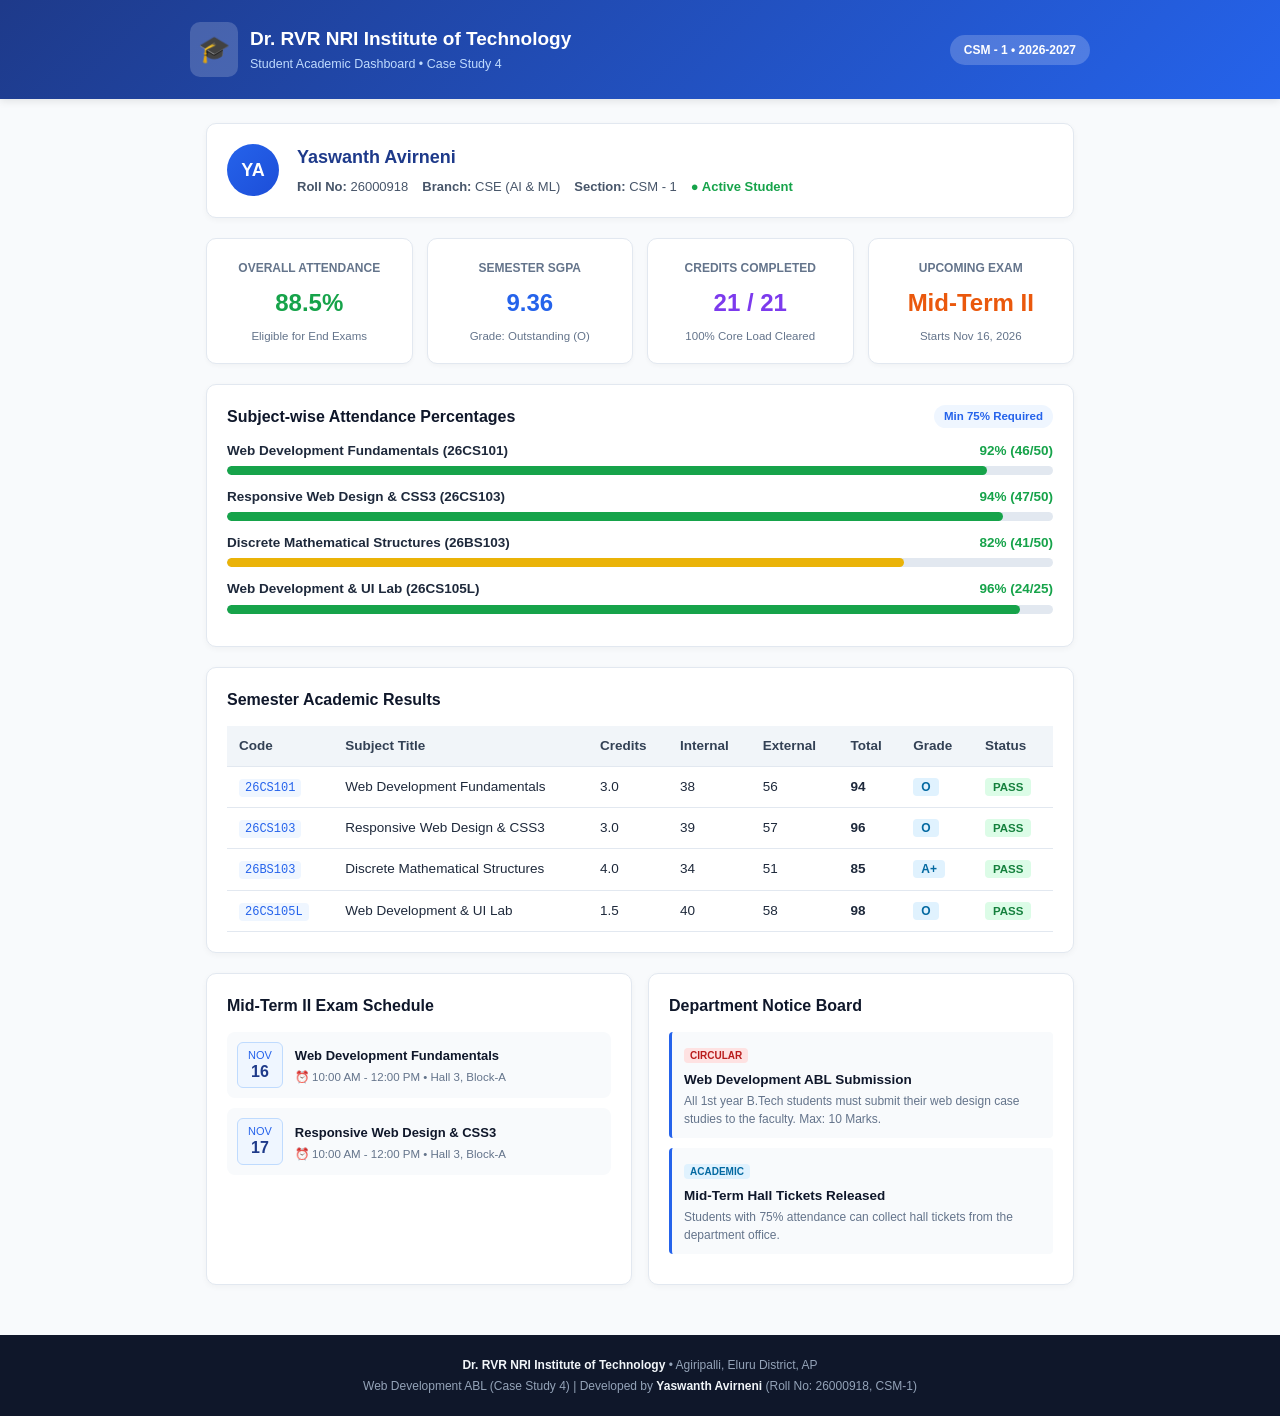
<file: academic-dashboard/index.html>
<!DOCTYPE html>
<html lang="en">
<head>
    <meta charset="UTF-8">
    <meta name="viewport" content="width=device-width, initial-scale=1.0">
    <title>Student Academic Dashboard - Dr. RVR NRIIT</title>
    <link rel="stylesheet" href="style.css">
</head>
<body>
    <!-- Top Header -->
    <header class="header">
        <div class="header-inner">
            <div class="brand">
                <span class="logo-icon">🎓</span>
                <div>
                    <h1>Dr. RVR NRI Institute of Technology</h1>
                    <p>Student Academic Dashboard • Case Study 4</p>
                </div>
            </div>
            <div class="header-badge">CSM - 1 • 2026-2027</div>
        </div>
    </header>

    <div class="container">
        <!-- Student Profile Card -->
        <div class="card profile-card">
            <div class="avatar">YA</div>
            <div class="profile-info">
                <h2>Yaswanth Avirneni</h2>
                <div class="meta-row">
                    <span><strong>Roll No:</strong> 26000918</span>
                    <span><strong>Branch:</strong> CSE (AI & ML)</span>
                    <span><strong>Section:</strong> CSM - 1</span>
                    <span class="status-badge">● Active Student</span>
                </div>
            </div>
        </div>

        <!-- KPI Metrics Grid -->
        <div class="metrics-grid">
            <div class="metric-card">
                <span class="m-label">Overall Attendance</span>
                <div class="m-val green">88.5%</div>
                <span class="m-sub">Eligible for End Exams</span>
            </div>
            <div class="metric-card">
                <span class="m-label">Semester SGPA</span>
                <div class="m-val blue">9.36</div>
                <span class="m-sub">Grade: Outstanding (O)</span>
            </div>
            <div class="metric-card">
                <span class="m-label">Credits Completed</span>
                <div class="m-val purple">21 / 21</div>
                <span class="m-sub">100% Core Load Cleared</span>
            </div>
            <div class="metric-card">
                <span class="m-label">Upcoming Exam</span>
                <div class="m-val orange">Mid-Term II</div>
                <span class="m-sub">Starts Nov 16, 2026</span>
            </div>
        </div>

        <!-- Subject Attendance Progress -->
        <div class="card">
            <div class="card-head">
                <h2>Subject-wise Attendance Percentages</h2>
                <span class="pill-note">Min 75% Required</span>
            </div>
            <div class="subject-item">
                <div class="subj-meta">
                    <span>Web Development Fundamentals (26CS101)</span>
                    <span class="stat-pct">92% (46/50)</span>
                </div>
                <div class="progress-bar"><div class="fill green" style="width: 92%;"></div></div>
            </div>
            <div class="subject-item">
                <div class="subj-meta">
                    <span>Responsive Web Design & CSS3 (26CS103)</span>
                    <span class="stat-pct">94% (47/50)</span>
                </div>
                <div class="progress-bar"><div class="fill green" style="width: 94%;"></div></div>
            </div>
            <div class="subject-item">
                <div class="subj-meta">
                    <span>Discrete Mathematical Structures (26BS103)</span>
                    <span class="stat-pct">82% (41/50)</span>
                </div>
                <div class="progress-bar"><div class="fill yellow" style="width: 82%;"></div></div>
            </div>
            <div class="subject-item">
                <div class="subj-meta">
                    <span>Web Development & UI Lab (26CS105L)</span>
                    <span class="stat-pct">96% (24/25)</span>
                </div>
                <div class="progress-bar"><div class="fill green" style="width: 96%;"></div></div>
            </div>
        </div>

        <!-- Semester Results Table -->
        <div class="card">
            <h2>Semester Academic Results</h2>
            <div class="table-wrap">
                <table class="table">
                    <thead>
                        <tr>
                            <th>Code</th>
                            <th>Subject Title</th>
                            <th>Credits</th>
                            <th>Internal</th>
                            <th>External</th>
                            <th>Total</th>
                            <th>Grade</th>
                            <th>Status</th>
                        </tr>
                    </thead>
                    <tbody>
                        <tr>
                            <td><code>26CS101</code></td>
                            <td>Web Development Fundamentals</td>
                            <td>3.0</td>
                            <td>38</td>
                            <td>56</td>
                            <td><strong>94</strong></td>
                            <td><span class="grade-tag">O</span></td>
                            <td><span class="badge-pass">PASS</span></td>
                        </tr>
                        <tr>
                            <td><code>26CS103</code></td>
                            <td>Responsive Web Design & CSS3</td>
                            <td>3.0</td>
                            <td>39</td>
                            <td>57</td>
                            <td><strong>96</strong></td>
                            <td><span class="grade-tag">O</span></td>
                            <td><span class="badge-pass">PASS</span></td>
                        </tr>
                        <tr>
                            <td><code>26BS103</code></td>
                            <td>Discrete Mathematical Structures</td>
                            <td>4.0</td>
                            <td>34</td>
                            <td>51</td>
                            <td><strong>85</strong></td>
                            <td><span class="grade-tag">A+</span></td>
                            <td><span class="badge-pass">PASS</span></td>
                        </tr>
                        <tr>
                            <td><code>26CS105L</code></td>
                            <td>Web Development & UI Lab</td>
                            <td>1.5</td>
                            <td>40</td>
                            <td>58</td>
                            <td><strong>98</strong></td>
                            <td><span class="grade-tag">O</span></td>
                            <td><span class="badge-pass">PASS</span></td>
                        </tr>
                    </tbody>
                </table>
            </div>
        </div>

        <!-- Examination Schedule & Notices -->
        <div class="grid-2">
            <div class="card">
                <h2>Mid-Term II Exam Schedule</h2>
                <div class="exam-item">
                    <div class="date-badge"><span>NOV</span><strong>16</strong></div>
                    <div class="exam-info">
                        <strong>Web Development Fundamentals</strong>
                        <p>⏰ 10:00 AM - 12:00 PM • Hall 3, Block-A</p>
                    </div>
                </div>
                <div class="exam-item">
                    <div class="date-badge"><span>NOV</span><strong>17</strong></div>
                    <div class="exam-info">
                        <strong>Responsive Web Design & CSS3</strong>
                        <p>⏰ 10:00 AM - 12:00 PM • Hall 3, Block-A</p>
                    </div>
                </div>
            </div>

            <div class="card">
                <h2>Department Notice Board</h2>
                <div class="notice-box">
                    <span class="tag-urgent">CIRCULAR</span>
                    <h3>Web Development ABL Submission</h3>
                    <p>All 1st year B.Tech students must submit their web design case studies to the faculty. Max: 10 Marks.</p>
                </div>
                <div class="notice-box">
                    <span class="tag-info">ACADEMIC</span>
                    <h3>Mid-Term Hall Tickets Released</h3>
                    <p>Students with 75% attendance can collect hall tickets from the department office.</p>
                </div>
            </div>
        </div>
    </div>

    <!-- Footer -->
    <footer class="footer">
        <p><strong>Dr. RVR NRI Institute of Technology</strong> • Agiripalli, Eluru District, AP</p>
        <p>Web Development ABL (Case Study 4) | Developed by <strong>Yaswanth Avirneni</strong> (Roll No: 26000918, CSM-1)</p>
    </footer>
</body>
</html>
</file>
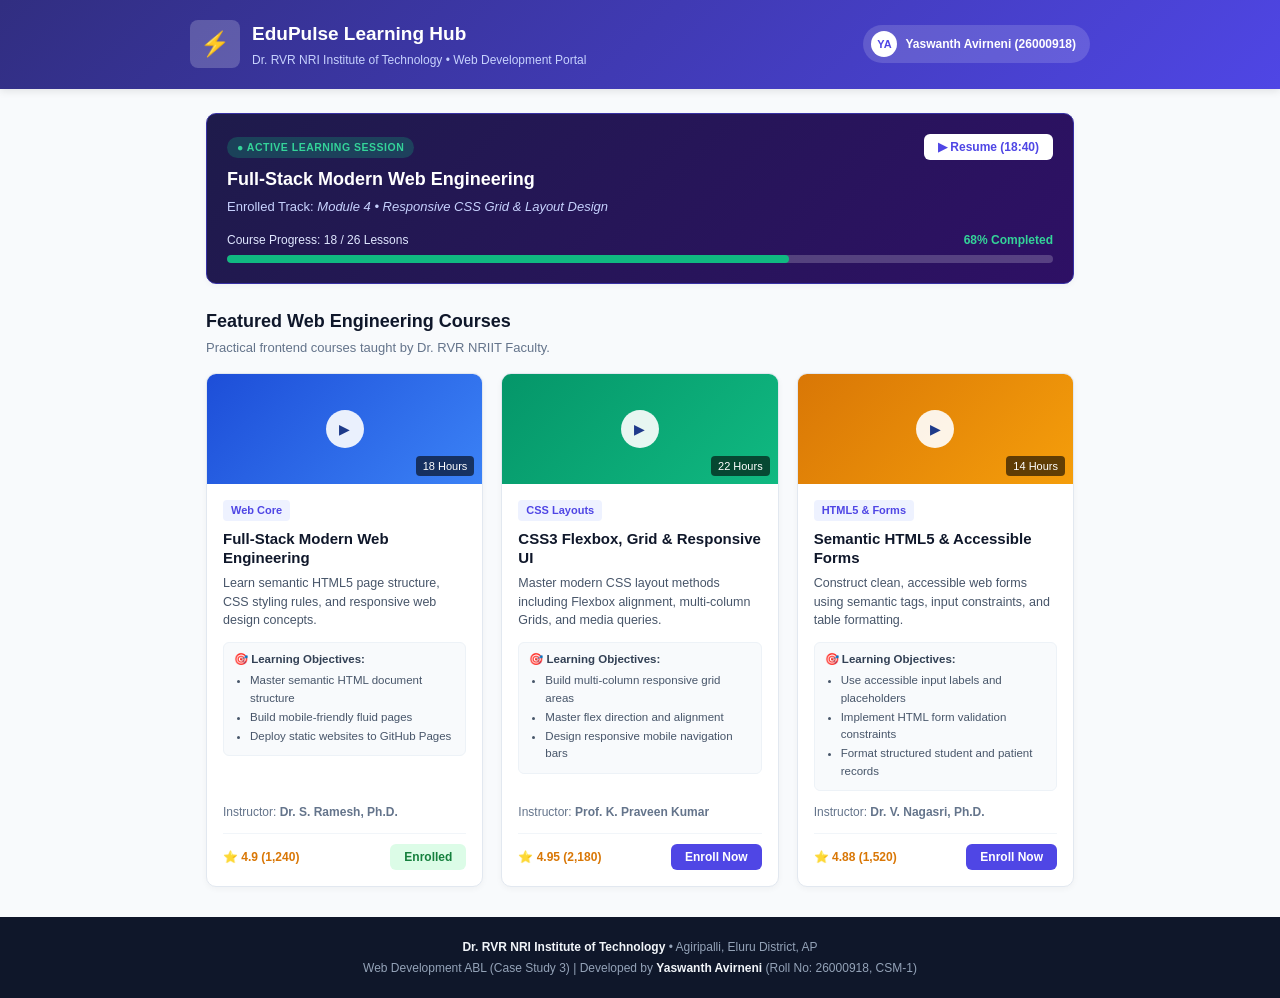
<file: elearning-platform/index.html>
<!DOCTYPE html>
<html lang="en">
<head>
    <meta charset="UTF-8">
    <meta name="viewport" content="width=device-width, initial-scale=1.0">
    <title>EduPulse - NRIIT E-Learning Platform</title>
    <link rel="stylesheet" href="style.css">
</head>
<body>
    <!-- Top Header -->
    <header class="header">
        <div class="header-inner">
            <div class="brand">
                <span class="logo-icon">⚡</span>
                <div>
                    <h1>EduPulse Learning Hub</h1>
                    <p>Dr. RVR NRI Institute of Technology • Web Development Portal</p>
                </div>
            </div>
            <div class="user-pill">
                <span class="user-avatar">YA</span>
                <span>Yaswanth Avirneni (26000918)</span>
            </div>
        </div>
    </header>

    <div class="container">
        <!-- Active Enrolled Track -->
        <div class="card enrolled-hero">
            <div class="track-header">
                <div>
                    <span class="pill-active">● ACTIVE LEARNING SESSION</span>
                    <h2>Full-Stack Modern Web Engineering</h2>
                    <p>Enrolled Track: <em>Module 4 • Responsive CSS Grid & Layout Design</em></p>
                </div>
                <button class="btn btn-primary">▶ Resume (18:40)</button>
            </div>
            <div class="track-progress">
                <div class="progress-labels">
                    <span>Course Progress: 18 / 26 Lessons</span>
                    <span class="pct-bold">68% Completed</span>
                </div>
                <div class="progress-bar">
                    <div class="progress-fill" style="width: 68%;"></div>
                </div>
            </div>
        </div>

        <!-- Featured Courses Section -->
        <div class="section-title-wrap">
            <h2>Featured Web Engineering Courses</h2>
            <p>Practical frontend courses taught by Dr. RVR NRIIT Faculty.</p>
        </div>

        <div class="courses-grid">
            <!-- Course 1 -->
            <div class="course-card">
                <div class="thumbnail thumb-blue">
                    <span class="play-btn">▶</span>
                    <span class="hours-tag">18 Hours</span>
                </div>
                <div class="card-body">
                    <span class="cat-pill">Web Core</span>
                    <h3>Full-Stack Modern Web Engineering</h3>
                    <p class="desc">Learn semantic HTML5 page structure, CSS styling rules, and responsive web design concepts.</p>
                    <div class="objectives">
                        <strong>🎯 Learning Objectives:</strong>
                        <ul>
                            <li>Master semantic HTML document structure</li>
                            <li>Build mobile-friendly fluid pages</li>
                            <li>Deploy static websites to GitHub Pages</li>
                        </ul>
                    </div>
                    <p class="instructor">Instructor: <strong>Dr. S. Ramesh, Ph.D.</strong></p>
                    <div class="card-footer">
                        <span class="rating">⭐ 4.9 (1,240)</span>
                        <button class="btn btn-success">Enrolled</button>
                    </div>
                </div>
            </div>

            <!-- Course 2 -->
            <div class="course-card">
                <div class="thumbnail thumb-green">
                    <span class="play-btn">▶</span>
                    <span class="hours-tag">22 Hours</span>
                </div>
                <div class="card-body">
                    <span class="cat-pill">CSS Layouts</span>
                    <h3>CSS3 Flexbox, Grid & Responsive UI</h3>
                    <p class="desc">Master modern CSS layout methods including Flexbox alignment, multi-column Grids, and media queries.</p>
                    <div class="objectives">
                        <strong>🎯 Learning Objectives:</strong>
                        <ul>
                            <li>Build multi-column responsive grid areas</li>
                            <li>Master flex direction and alignment</li>
                            <li>Design responsive mobile navigation bars</li>
                        </ul>
                    </div>
                    <p class="instructor">Instructor: <strong>Prof. K. Praveen Kumar</strong></p>
                    <div class="card-footer">
                        <span class="rating">⭐ 4.95 (2,180)</span>
                        <button class="btn btn-outline">Enroll Now</button>
                    </div>
                </div>
            </div>

            <!-- Course 3 -->
            <div class="course-card">
                <div class="thumbnail thumb-orange">
                    <span class="play-btn">▶</span>
                    <span class="hours-tag">14 Hours</span>
                </div>
                <div class="card-body">
                    <span class="cat-pill">HTML5 & Forms</span>
                    <h3>Semantic HTML5 & Accessible Forms</h3>
                    <p class="desc">Construct clean, accessible web forms using semantic tags, input constraints, and table formatting.</p>
                    <div class="objectives">
                        <strong>🎯 Learning Objectives:</strong>
                        <ul>
                            <li>Use accessible input labels and placeholders</li>
                            <li>Implement HTML form validation constraints</li>
                            <li>Format structured student and patient records</li>
                        </ul>
                    </div>
                    <p class="instructor">Instructor: <strong>Dr. V. Nagasri, Ph.D.</strong></p>
                    <div class="card-footer">
                        <span class="rating">⭐ 4.88 (1,520)</span>
                        <button class="btn btn-outline">Enroll Now</button>
                    </div>
                </div>
            </div>
        </div>
    </div>

    <!-- Footer -->
    <footer class="footer">
        <p><strong>Dr. RVR NRI Institute of Technology</strong> • Agiripalli, Eluru District, AP</p>
        <p>Web Development ABL (Case Study 3) | Developed by <strong>Yaswanth Avirneni</strong> (Roll No: 26000918, CSM-1)</p>
    </footer>
</body>
</html>
</file>
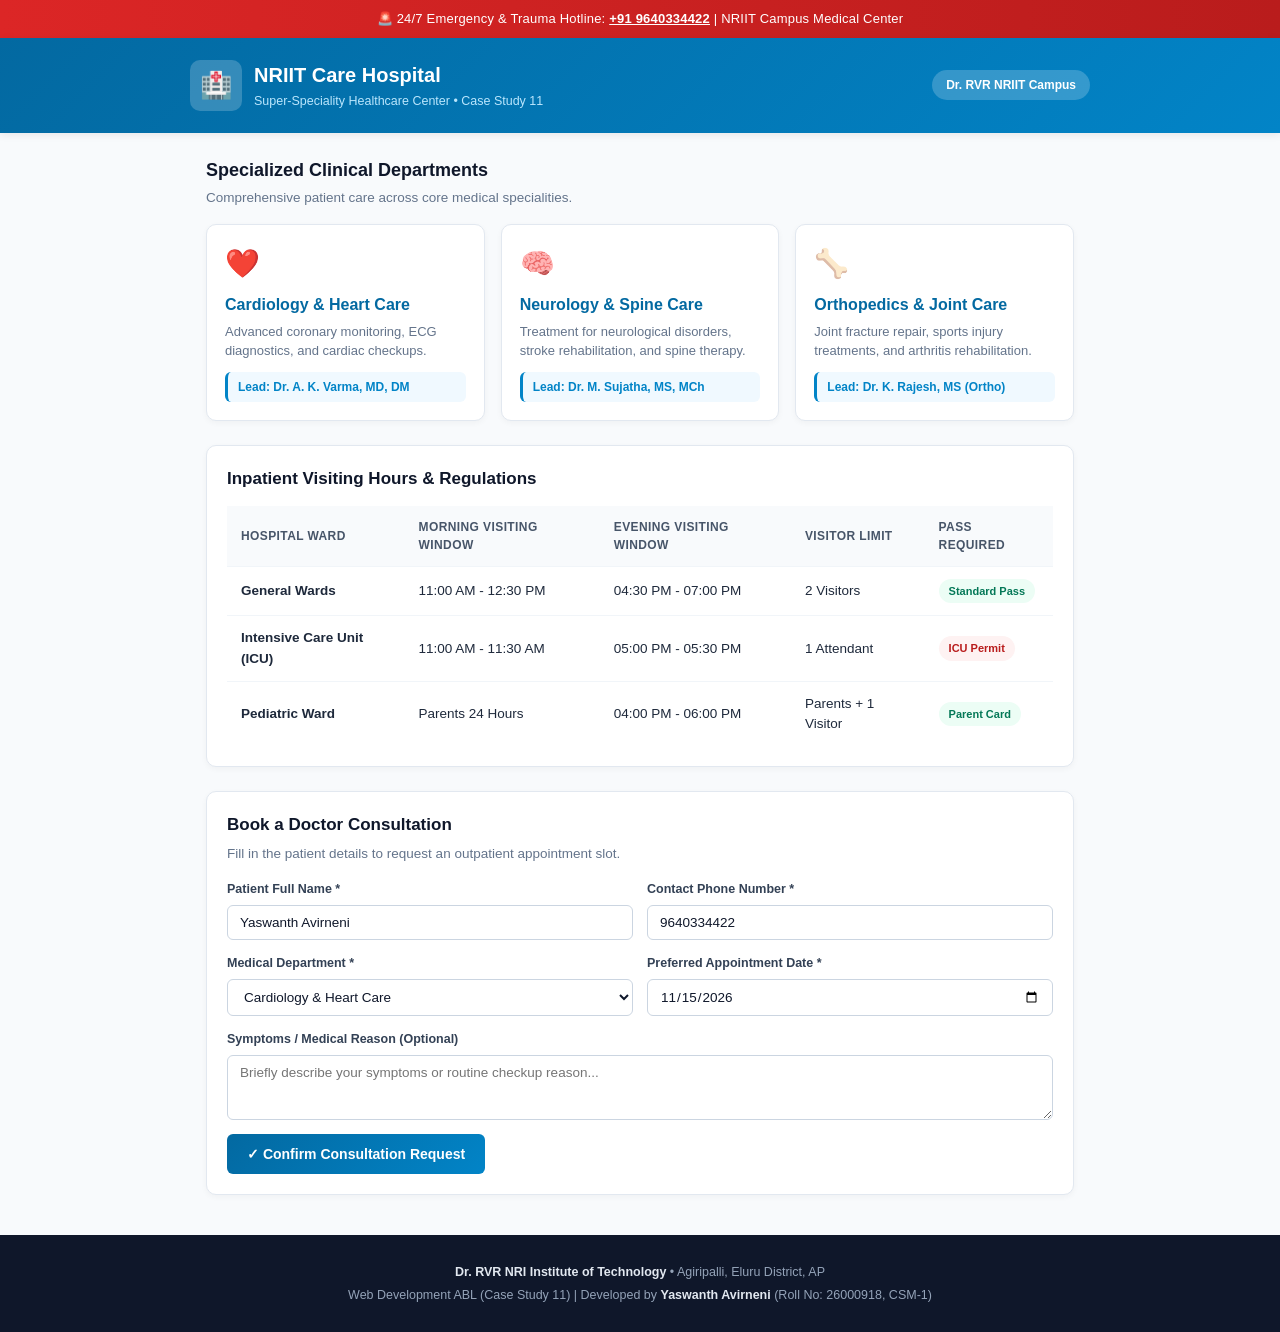
<file: healthcare-portal/index.html>
<!DOCTYPE html>
<html lang="en">
<head>
    <meta charset="UTF-8">
    <meta name="viewport" content="width=device-width, initial-scale=1.0">
    <title>NRIIT Care Hospital & Healthcare Services</title>
    <link rel="stylesheet" href="style.css">
</head>
<body>
    <!-- Emergency Banner -->
    <div class="emergency-bar">
        <span>🚨 24/7 Emergency & Trauma Hotline: <strong>+91 9640334422</strong> | NRIIT Campus Medical Center</span>
    </div>

    <!-- Header -->
    <header class="header">
        <div class="header-inner">
            <div class="brand">
                <span class="logo-icon">🏥</span>
                <div>
                    <h1>NRIIT Care Hospital</h1>
                    <p>Super-Speciality Healthcare Center • Case Study 11</p>
                </div>
            </div>
            <div class="header-badge">Dr. RVR NRIIT Campus</div>
        </div>
    </header>

    <div class="container">
        <!-- Medical Departments -->
        <div class="section-title">
            <h2>Specialized Clinical Departments</h2>
            <p>Comprehensive patient care across core medical specialities.</p>
        </div>

        <div class="dept-grid">
            <div class="dept-card">
                <div class="dept-icon">❤️</div>
                <h3>Cardiology & Heart Care</h3>
                <p>Advanced coronary monitoring, ECG diagnostics, and cardiac checkups.</p>
                <span class="dept-head">Lead: Dr. A. K. Varma, MD, DM</span>
            </div>

            <div class="dept-card">
                <div class="dept-icon">🧠</div>
                <h3>Neurology & Spine Care</h3>
                <p>Treatment for neurological disorders, stroke rehabilitation, and spine therapy.</p>
                <span class="dept-head">Lead: Dr. M. Sujatha, MS, MCh</span>
            </div>

            <div class="dept-card">
                <div class="dept-icon">🦴</div>
                <h3>Orthopedics & Joint Care</h3>
                <p>Joint fracture repair, sports injury treatments, and arthritis rehabilitation.</p>
                <span class="dept-head">Lead: Dr. K. Rajesh, MS (Ortho)</span>
            </div>
        </div>

        <!-- Inpatient Visiting Hours Table -->
        <div class="card">
            <h2>Inpatient Visiting Hours & Regulations</h2>
            <div class="table-wrap">
                <table class="table">
                    <thead>
                        <tr>
                            <th>Hospital Ward</th>
                            <th>Morning Visiting Window</th>
                            <th>Evening Visiting Window</th>
                            <th>Visitor Limit</th>
                            <th>Pass Required</th>
                        </tr>
                    </thead>
                    <tbody>
                        <tr>
                            <td><strong>General Wards</strong></td>
                            <td>11:00 AM - 12:30 PM</td>
                            <td>04:30 PM - 07:00 PM</td>
                            <td>2 Visitors</td>
                            <td><span class="badge-pass green">Standard Pass</span></td>
                        </tr>
                        <tr>
                            <td><strong>Intensive Care Unit (ICU)</strong></td>
                            <td>11:00 AM - 11:30 AM</td>
                            <td>05:00 PM - 05:30 PM</td>
                            <td>1 Attendant</td>
                            <td><span class="badge-pass red">ICU Permit</span></td>
                        </tr>
                        <tr>
                            <td><strong>Pediatric Ward</strong></td>
                            <td>Parents 24 Hours</td>
                            <td>04:00 PM - 06:00 PM</td>
                            <td>Parents + 1 Visitor</td>
                            <td><span class="badge-pass green">Parent Card</span></td>
                        </tr>
                    </tbody>
                </table>
            </div>
        </div>

        <!-- Doctor Consultation Booking Form -->
        <div class="card form-card">
            <h2>Book a Doctor Consultation</h2>
            <p class="form-sub">Fill in the patient details to request an outpatient appointment slot.</p>
            
            <form class="appointment-form">
                <div class="form-row">
                    <div class="form-group">
                        <label>Patient Full Name *</label>
                        <input type="text" value="Yaswanth Avirneni" required placeholder="Enter full name">
                    </div>
                    <div class="form-group">
                        <label>Contact Phone Number *</label>
                        <input type="tel" value="9640334422" required placeholder="10-digit mobile number">
                    </div>
                </div>

                <div class="form-row">
                    <div class="form-group">
                        <label>Medical Department *</label>
                        <select required>
                            <option value="Cardiology">Cardiology & Heart Care</option>
                            <option value="Neurology">Neurology & Spine Care</option>
                            <option value="Orthopedics">Orthopedics & Joint Care</option>
                        </select>
                    </div>
                    <div class="form-group">
                        <label>Preferred Appointment Date *</label>
                        <input type="date" value="2026-11-15" required>
                    </div>
                </div>

                <div class="form-group">
                    <label>Symptoms / Medical Reason (Optional)</label>
                    <textarea rows="3" placeholder="Briefly describe your symptoms or routine checkup reason..."></textarea>
                </div>

                <button type="submit" class="submit-btn">✓ Confirm Consultation Request</button>
            </form>
        </div>
    </div>

    <!-- Footer -->
    <footer class="footer">
        <p><strong>Dr. RVR NRI Institute of Technology</strong> • Agiripalli, Eluru District, AP</p>
        <p>Web Development ABL (Case Study 11) | Developed by <strong>Yaswanth Avirneni</strong> (Roll No: 26000918, CSM-1)</p>
    </footer>
</body>
</html>
</file>
<file: academic-dashboard/style.css>
* {
    box-sizing: border-box;
}

body {
    font-family: -apple-system, BlinkMacSystemFont, "Segoe UI", Roboto, Helvetica, Arial, sans-serif;
    margin: 0;
    padding: 0;
    background-color: #f8fafc;
    color: #1e293b;
    line-height: 1.5;
}

/* Header */
.header {
    background: linear-gradient(135deg, #1e3a8a, #2563eb);
    color: #ffffff;
    padding: 22px 20px;
    box-shadow: 0 2px 8px rgba(0, 0, 0, 0.1);
}

.header-inner {
    max-width: 900px;
    margin: 0 auto;
    display: flex;
    justify-content: space-between;
    align-items: center;
}

.brand {
    display: flex;
    align-items: center;
    gap: 12px;
}

.logo-icon {
    font-size: 26px;
    background: rgba(255, 255, 255, 0.18);
    padding: 8px;
    border-radius: 10px;
}

.brand h1 { margin: 0; font-size: 19px; font-weight: 700; }
.brand p { margin: 2px 0 0; color: #bfdbfe; font-size: 12.5px; }

.header-badge {
    background: rgba(255, 255, 255, 0.2);
    padding: 6px 14px;
    border-radius: 20px;
    font-size: 12px;
    font-weight: 600;
}

/* Container */
.container {
    max-width: 900px;
    margin: 24px auto;
    padding: 0 16px;
}

/* Cards */
.card {
    background: #ffffff;
    padding: 20px;
    margin-bottom: 20px;
    border-radius: 10px;
    border: 1px solid #e2e8f0;
    box-shadow: 0 2px 6px rgba(0, 0, 0, 0.04);
}

.card h2 {
    color: #0f172a;
    font-size: 16px;
    margin: 0 0 14px;
    font-weight: 700;
}

/* Profile Card */
.profile-card {
    display: flex;
    align-items: center;
    gap: 18px;
}

.avatar {
    width: 52px;
    height: 52px;
    background: linear-gradient(135deg, #2563eb, #1d4ed8);
    color: #ffffff;
    font-size: 18px;
    font-weight: bold;
    border-radius: 50%;
    display: flex;
    align-items: center;
    justify-content: center;
    flex-shrink: 0;
}

.profile-info h2 { margin: 0 0 6px; font-size: 18px; color: #1e3a8a; }

.meta-row {
    display: flex;
    gap: 14px;
    flex-wrap: wrap;
    font-size: 13px;
    color: #475569;
}

.status-badge {
    color: #16a34a;
    font-weight: 600;
}

/* Metrics Grid */
.metrics-grid {
    display: grid;
    grid-template-columns: repeat(auto-fit, minmax(180px, 1fr));
    gap: 14px;
    margin-bottom: 20px;
}

.metric-card {
    background: #ffffff;
    padding: 16px;
    border-radius: 10px;
    border: 1px solid #e2e8f0;
    box-shadow: 0 2px 4px rgba(0, 0, 0, 0.03);
    text-align: center;
}

.m-label { font-size: 12px; color: #64748b; font-weight: 600; text-transform: uppercase; }
.m-val { font-size: 24px; font-weight: 800; margin: 6px 0 2px; }
.m-val.green { color: #16a34a; }
.m-val.blue { color: #2563eb; }
.m-val.purple { color: #7c3aed; }
.m-val.orange { color: #ea580c; }
.m-sub { font-size: 11.5px; color: #64748b; }

/* Attendance */
.card-head {
    display: flex;
    justify-content: space-between;
    align-items: center;
    margin-bottom: 12px;
}

.card-head h2 { margin: 0; }
.pill-note {
    background: #eff6ff;
    color: #2563eb;
    padding: 3px 10px;
    border-radius: 12px;
    font-size: 11.5px;
    font-weight: 600;
}

.subject-item { margin-bottom: 12px; }
.subj-meta {
    display: flex;
    justify-content: space-between;
    font-size: 13.5px;
    margin-bottom: 5px;
    font-weight: 600;
}
.stat-pct { color: #16a34a; }

.progress-bar {
    width: 100%;
    height: 9px;
    background: #e2e8f0;
    border-radius: 6px;
    overflow: hidden;
}

.fill { height: 100%; border-radius: 6px; }
.fill.green { background: #16a34a; }
.fill.yellow { background: #eab308; }

/* Table */
.table-wrap { overflow-x: auto; }
.table {
    width: 100%;
    border-collapse: collapse;
    font-size: 13.5px;
}

.table th, .table td {
    padding: 10px 12px;
    text-align: left;
    border-bottom: 1px solid #e2e8f0;
}

.table th {
    background: #f1f5f9;
    color: #334155;
    font-weight: 600;
}

.table tr:hover { background: #f8fafc; }
.table code {
    background: #eff6ff;
    color: #2563eb;
    padding: 2px 6px;
    border-radius: 4px;
    font-size: 12px;
}

.grade-tag {
    background: #e0f2fe;
    color: #0369a1;
    padding: 2px 8px;
    border-radius: 4px;
    font-weight: 700;
    font-size: 12px;
}

.badge-pass {
    background: #dcfce7;
    color: #15803d;
    padding: 3px 8px;
    border-radius: 4px;
    font-size: 11.5px;
    font-weight: 700;
}

/* Grid 2 */
.grid-2 {
    display: grid;
    grid-template-columns: 1fr 1fr;
    gap: 16px;
}

.exam-item {
    display: flex;
    align-items: center;
    gap: 12px;
    padding: 10px;
    background: #f8fafc;
    border-radius: 8px;
    margin-bottom: 10px;
}

.date-badge {
    background: #eff6ff;
    border: 1px solid #bfdbfe;
    padding: 6px 10px;
    border-radius: 6px;
    text-align: center;
    font-size: 11px;
    color: #2563eb;
    line-height: 1.2;
}

.date-badge strong { font-size: 16px; display: block; color: #1e3a8a; }
.exam-info strong { font-size: 13px; color: #0f172a; }
.exam-info p { margin: 2px 0 0; font-size: 11.5px; color: #64748b; }

.notice-box {
    background: #f8fafc;
    border-left: 3px solid #2563eb;
    padding: 10px 12px;
    border-radius: 4px;
    margin-bottom: 10px;
}

.tag-urgent { background: #fee2e2; color: #b91c1c; font-size: 10px; font-weight: 700; padding: 2px 6px; border-radius: 4px; }
.tag-info { background: #e0f2fe; color: #0369a1; font-size: 10px; font-weight: 700; padding: 2px 6px; border-radius: 4px; }

.notice-box h3 { margin: 4px 0 2px; font-size: 13.5px; color: #0f172a; }
.notice-box p { margin: 0; font-size: 12px; color: #64748b; }

/* Footer */
.footer {
    background: #0f172a;
    color: #94a3b8;
    text-align: center;
    padding: 18px;
    font-size: 12px;
    margin-top: 30px;
}
.footer p { margin: 3px 0; }
.footer strong { color: #f1f5f9; }

@media (max-width: 700px) {
    .grid-2 { grid-template-columns: 1fr; }
    .header-inner { flex-direction: column; align-items: flex-start; gap: 10px; }
}
</file>
<file: elearning-platform/style.css>
* {
    box-sizing: border-box;
}

body {
    font-family: -apple-system, BlinkMacSystemFont, "Segoe UI", Roboto, Helvetica, Arial, sans-serif;
    margin: 0;
    padding: 0;
    background-color: #f8fafc;
    color: #1e293b;
    line-height: 1.5;
}

/* Header */
.header {
    background: linear-gradient(135deg, #312e81, #4f46e5);
    color: #ffffff;
    padding: 20px;
    box-shadow: 0 2px 8px rgba(0, 0, 0, 0.1);
}

.header-inner {
    max-width: 900px;
    margin: 0 auto;
    display: flex;
    justify-content: space-between;
    align-items: center;
}

.brand {
    display: flex;
    align-items: center;
    gap: 12px;
}

.logo-icon {
    font-size: 24px;
    background: rgba(255, 255, 255, 0.2);
    padding: 6px 10px;
    border-radius: 8px;
}

.brand h1 { margin: 0; font-size: 19px; font-weight: 700; }
.brand p { margin: 2px 0 0; color: #c7d2fe; font-size: 12px; }

.user-pill {
    background: rgba(255, 255, 255, 0.15);
    padding: 6px 14px 6px 8px;
    border-radius: 20px;
    display: flex;
    align-items: center;
    gap: 8px;
    font-size: 12px;
    font-weight: 600;
}

.user-avatar {
    width: 26px;
    height: 26px;
    background: #ffffff;
    color: #4f46e5;
    border-radius: 50%;
    display: flex;
    align-items: center;
    justify-content: center;
    font-weight: bold;
    font-size: 11px;
}

/* Container */
.container {
    max-width: 900px;
    margin: 24px auto;
    padding: 0 16px;
}

/* Card */
.card {
    background: #ffffff;
    border-radius: 10px;
    border: 1px solid #e2e8f0;
    padding: 20px;
    margin-bottom: 24px;
    box-shadow: 0 2px 6px rgba(0, 0, 0, 0.04);
}

/* Enrolled Track Hero */
.enrolled-hero {
    background: linear-gradient(135deg, #1e1b4b, #2e1065);
    color: #ffffff;
    border: 1px solid #3730a3;
}

.track-header {
    display: flex;
    justify-content: space-between;
    align-items: flex-start;
    gap: 16px;
    margin-bottom: 14px;
}

.pill-active {
    display: inline-block;
    background: rgba(16, 185, 129, 0.25);
    color: #34d399;
    font-size: 10.5px;
    font-weight: 700;
    padding: 3px 10px;
    border-radius: 12px;
    margin-bottom: 8px;
    letter-spacing: 0.5px;
}

.enrolled-hero h2 { margin: 0 0 4px; font-size: 18px; }
.enrolled-hero p { margin: 0; font-size: 13px; color: #c7d2fe; }

.track-progress .progress-labels {
    display: flex;
    justify-content: space-between;
    font-size: 12px;
    color: #e0e7ff;
    margin-bottom: 6px;
}

.pct-bold { font-weight: 700; color: #34d399; }

.progress-bar {
    width: 100%;
    height: 8px;
    background: rgba(255, 255, 255, 0.2);
    border-radius: 4px;
    overflow: hidden;
}

.progress-fill { height: 100%; background: #10b981; border-radius: 4px; }

/* Section Title */
.section-title-wrap { margin-bottom: 16px; }
.section-title-wrap h2 { margin: 0; font-size: 18px; color: #0f172a; }
.section-title-wrap p { margin: 3px 0 0; font-size: 13px; color: #64748b; }

/* Courses Grid */
.courses-grid {
    display: grid;
    grid-template-columns: repeat(auto-fit, minmax(260px, 1fr));
    gap: 18px;
}

.course-card {
    background: #ffffff;
    border: 1px solid #e2e8f0;
    border-radius: 10px;
    overflow: hidden;
    box-shadow: 0 2px 6px rgba(0, 0, 0, 0.04);
    display: flex;
    flex-direction: column;
    transition: transform 0.2s, box-shadow 0.2s;
}

.course-card:hover {
    transform: translateY(-2px);
    box-shadow: 0 6px 14px rgba(0, 0, 0, 0.08);
}

.thumbnail {
    height: 110px;
    display: flex;
    align-items: center;
    justify-content: center;
    position: relative;
    color: #ffffff;
}

.thumb-blue { background: linear-gradient(135deg, #1d4ed8, #3b82f6); }
.thumb-green { background: linear-gradient(135deg, #059669, #10b981); }
.thumb-orange { background: linear-gradient(135deg, #d97706, #f59e0b); }

.play-btn {
    width: 38px;
    height: 38px;
    background: rgba(255, 255, 255, 0.9);
    color: #1e3a8a;
    border-radius: 50%;
    display: flex;
    align-items: center;
    justify-content: center;
    font-size: 14px;
}

.hours-tag {
    position: absolute;
    bottom: 8px;
    right: 8px;
    background: rgba(0, 0, 0, 0.6);
    color: #ffffff;
    font-size: 11px;
    padding: 2px 7px;
    border-radius: 4px;
}

.card-body {
    padding: 16px;
    display: flex;
    flex-direction: column;
    flex-grow: 1;
}

.cat-pill {
    background: #eef2ff;
    color: #4f46e5;
    font-size: 11px;
    font-weight: 700;
    padding: 2px 8px;
    border-radius: 4px;
    align-self: flex-start;
    margin-bottom: 8px;
}

.card-body h3 { margin: 0 0 6px; font-size: 15px; color: #0f172a; line-height: 1.3; }
.card-body .desc { font-size: 12.5px; color: #475569; margin: 0 0 12px; }

.objectives {
    background: #f8fafc;
    border: 1px solid #edf2f7;
    border-radius: 6px;
    padding: 8px 10px;
    font-size: 11.5px;
    margin-bottom: 12px;
}

.objectives strong { color: #334155; }
.objectives ul { margin: 4px 0 0; padding-left: 16px; color: #475569; }
.objectives li { margin-bottom: 2px; }

.instructor {
    font-size: 12px;
    color: #64748b;
    margin-top: auto;
    margin-bottom: 12px;
}

.card-footer {
    display: flex;
    justify-content: space-between;
    align-items: center;
    border-top: 1px solid #f1f5f9;
    padding-top: 10px;
}

.rating { font-size: 12px; color: #d97706; font-weight: 700; }

.btn {
    border: none;
    padding: 6px 14px;
    border-radius: 6px;
    font-size: 12px;
    font-weight: 700;
    cursor: pointer;
    transition: background 0.2s;
}

.btn-primary { background: #ffffff; color: #4f46e5; }
.btn-primary:hover { background: #e0e7ff; }
.btn-success { background: #dcfce7; color: #15803d; }
.btn-outline { background: #4f46e5; color: #ffffff; }
.btn-outline:hover { background: #4338ca; }

/* Footer */
.footer {
    background: #0f172a;
    color: #94a3b8;
    text-align: center;
    padding: 18px;
    font-size: 12px;
    margin-top: 30px;
}
.footer p { margin: 3px 0; }
.footer strong { color: #f1f5f9; }

@media (max-width: 700px) {
    .header-inner { flex-direction: column; align-items: flex-start; gap: 10px; }
    .track-header { flex-direction: column; }
}
</file>
<file: healthcare-portal/style.css>
* {
    box-sizing: border-box;
}

body {
    font-family: -apple-system, BlinkMacSystemFont, "Segoe UI", Roboto, Helvetica, Arial, sans-serif;
    margin: 0;
    padding: 0;
    background-color: #f8fafc;
    color: #1e293b;
    line-height: 1.5;
}

/* Emergency Alert Bar */
.emergency-bar {
    background: linear-gradient(90deg, #dc2626, #b91c1c);
    color: #ffffff;
    text-align: center;
    padding: 9px 16px;
    font-size: 13px;
    font-weight: 500;
    letter-spacing: 0.2px;
}

.emergency-bar strong {
    font-weight: 700;
    text-decoration: underline;
}

/* Header */
.header {
    background: linear-gradient(135deg, #0369a1, #0284c7);
    color: #ffffff;
    padding: 22px 20px;
    box-shadow: 0 2px 8px rgba(0, 0, 0, 0.08);
}

.header-inner {
    max-width: 900px;
    margin: 0 auto;
    display: flex;
    justify-content: space-between;
    align-items: center;
}

.brand {
    display: flex;
    align-items: center;
    gap: 12px;
}

.logo-icon {
    font-size: 26px;
    background: rgba(255, 255, 255, 0.2);
    padding: 6px 10px;
    border-radius: 10px;
}

.brand h1 {
    margin: 0;
    font-size: 20px;
    font-weight: 700;
}

.brand p {
    margin: 2px 0 0;
    color: #bae6fd;
    font-size: 12.5px;
}

.header-badge {
    background: rgba(255, 255, 255, 0.2);
    padding: 6px 14px;
    border-radius: 20px;
    font-size: 12px;
    font-weight: 600;
}

/* Container */
.container {
    max-width: 900px;
    margin: 24px auto;
    padding: 0 16px;
}

/* Section Title */
.section-title {
    margin-bottom: 16px;
}

.section-title h2 {
    margin: 0 0 4px;
    font-size: 18px;
    font-weight: 700;
    color: #0f172a;
}

.section-title p {
    margin: 0;
    color: #64748b;
    font-size: 13.5px;
}

/* Department Cards Grid */
.dept-grid {
    display: grid;
    grid-template-columns: repeat(auto-fit, minmax(260px, 1fr));
    gap: 16px;
    margin-bottom: 24px;
}

.dept-card {
    background: #ffffff;
    border-radius: 10px;
    border: 1px solid #e2e8f0;
    padding: 18px;
    box-shadow: 0 2px 6px rgba(0, 0, 0, 0.04);
    display: flex;
    flex-direction: column;
}

.dept-icon {
    font-size: 28px;
    margin-bottom: 8px;
}

.dept-card h3 {
    margin: 0 0 6px;
    font-size: 16px;
    color: #0369a1;
    font-weight: 700;
}

.dept-card p {
    margin: 0 0 12px;
    font-size: 13px;
    color: #64748b;
    line-height: 1.45;
    flex: 1;
}

.dept-head {
    font-size: 12px;
    font-weight: 600;
    color: #0284c7;
    background: #f0f9ff;
    padding: 6px 10px;
    border-radius: 6px;
    border-left: 3px solid #0284c7;
}

/* General Card */
.card {
    background: #ffffff;
    border-radius: 10px;
    border: 1px solid #e2e8f0;
    padding: 20px;
    margin-bottom: 24px;
    box-shadow: 0 2px 6px rgba(0, 0, 0, 0.04);
}

.card h2 {
    margin: 0 0 14px;
    font-size: 17px;
    font-weight: 700;
    color: #0f172a;
}

/* Inpatient Visiting Table */
.table-wrap {
    overflow-x: auto;
}

.table {
    width: 100%;
    border-collapse: collapse;
    font-size: 13.5px;
}

.table th,
.table td {
    padding: 12px 14px;
    text-align: left;
    border-bottom: 1px solid #f1f5f9;
}

.table th {
    background: #f8fafc;
    color: #475569;
    font-size: 12px;
    font-weight: 600;
    text-transform: uppercase;
    letter-spacing: 0.4px;
}

.table tr:last-child td {
    border-bottom: none;
}

.badge-pass {
    display: inline-block;
    padding: 4px 10px;
    border-radius: 20px;
    font-size: 11px;
    font-weight: 600;
}

.badge-pass.green {
    background: #ecfdf5;
    color: #047857;
}

.badge-pass.red {
    background: #fef2f2;
    color: #b91c1c;
}

/* Appointment Booking Form */
.form-sub {
    margin: -8px 0 16px;
    color: #64748b;
    font-size: 13.5px;
}

.appointment-form {
    display: flex;
    flex-direction: column;
    gap: 14px;
}

.form-row {
    display: grid;
    grid-template-columns: 1fr 1fr;
    gap: 14px;
}

.form-group {
    display: flex;
    flex-direction: column;
    gap: 6px;
}

.form-group label {
    font-size: 12.5px;
    font-weight: 600;
    color: #334155;
}

.form-group input,
.form-group select,
.form-group textarea {
    padding: 9px 12px;
    border: 1px solid #cbd5e1;
    border-radius: 6px;
    font-family: inherit;
    font-size: 13.5px;
    color: #0f172a;
    background: #ffffff;
    transition: border-color 0.15s ease;
}

.form-group input:focus,
.form-group select:focus,
.form-group textarea:focus {
    outline: none;
    border-color: #0284c7;
    box-shadow: 0 0 0 3px rgba(2, 132, 199, 0.15);
}

.submit-btn {
    background: linear-gradient(135deg, #0369a1, #0284c7);
    color: #ffffff;
    border: none;
    padding: 12px 20px;
    font-size: 14px;
    font-weight: 600;
    border-radius: 6px;
    cursor: pointer;
    align-self: flex-start;
    transition: opacity 0.15s ease;
}

.submit-btn:hover {
    opacity: 0.92;
}

/* Footer */
.footer {
    background: #0f172a;
    color: #94a3b8;
    text-align: center;
    padding: 24px 16px;
    font-size: 12.5px;
    margin-top: 40px;
    line-height: 1.6;
}

.footer strong {
    color: #e2e8f0;
}

.footer p {
    margin: 3px 0;
}

@media (max-width: 640px) {
    .header-inner {
        flex-direction: column;
        align-items: flex-start;
        gap: 10px;
    }
    .form-row {
        grid-template-columns: 1fr;
    }
}
</file>
